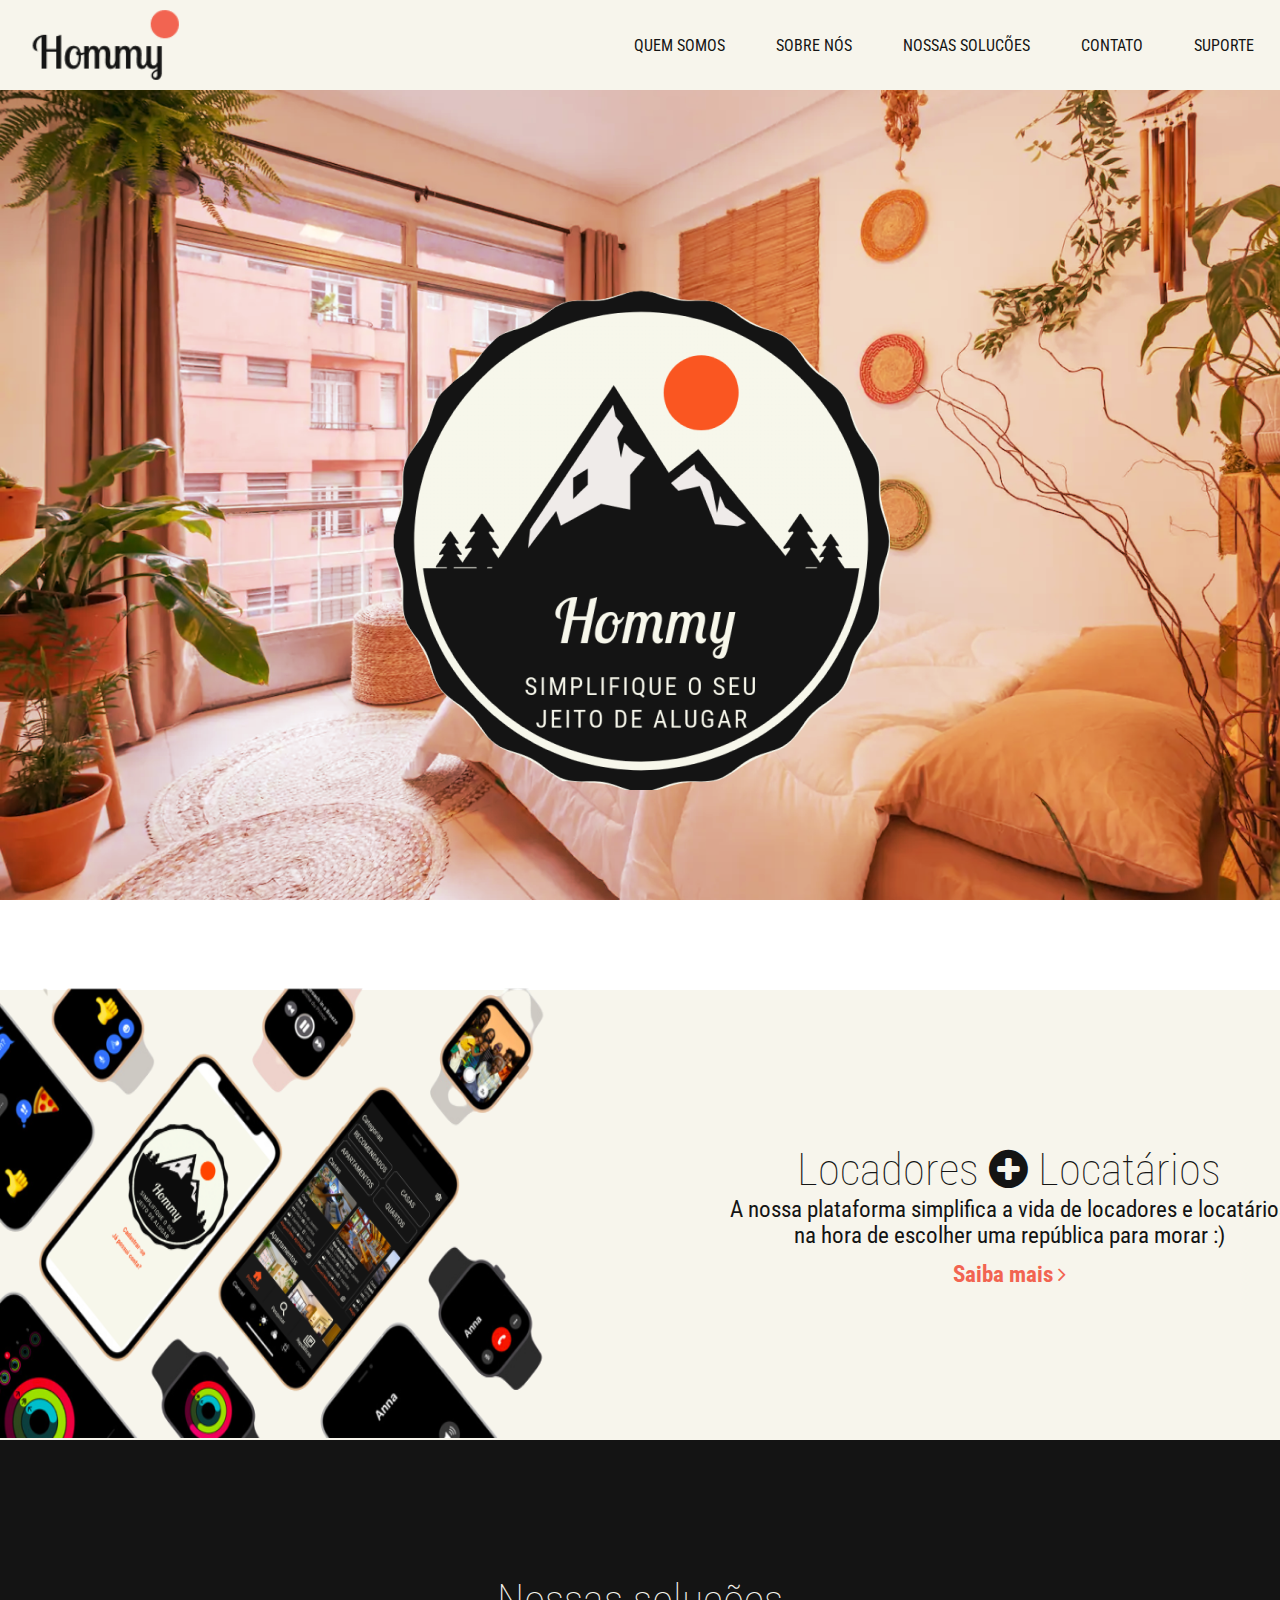
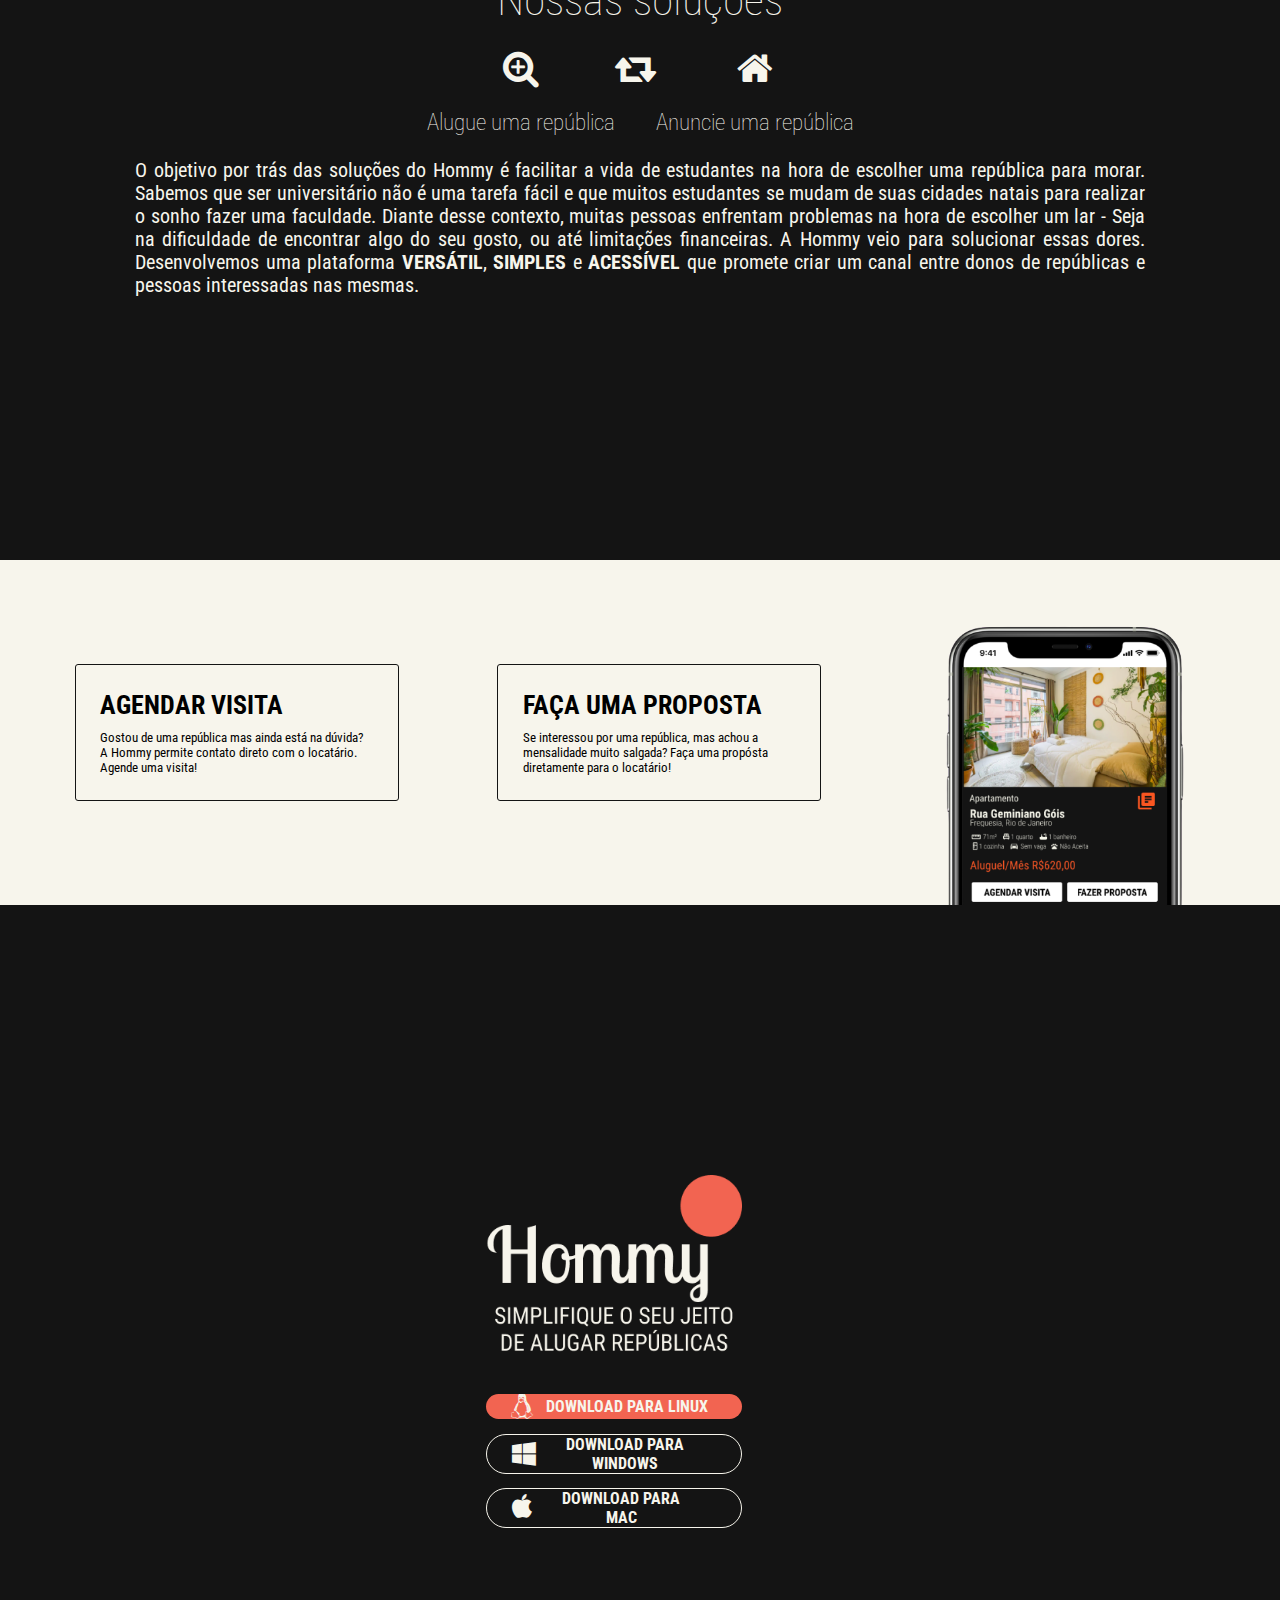
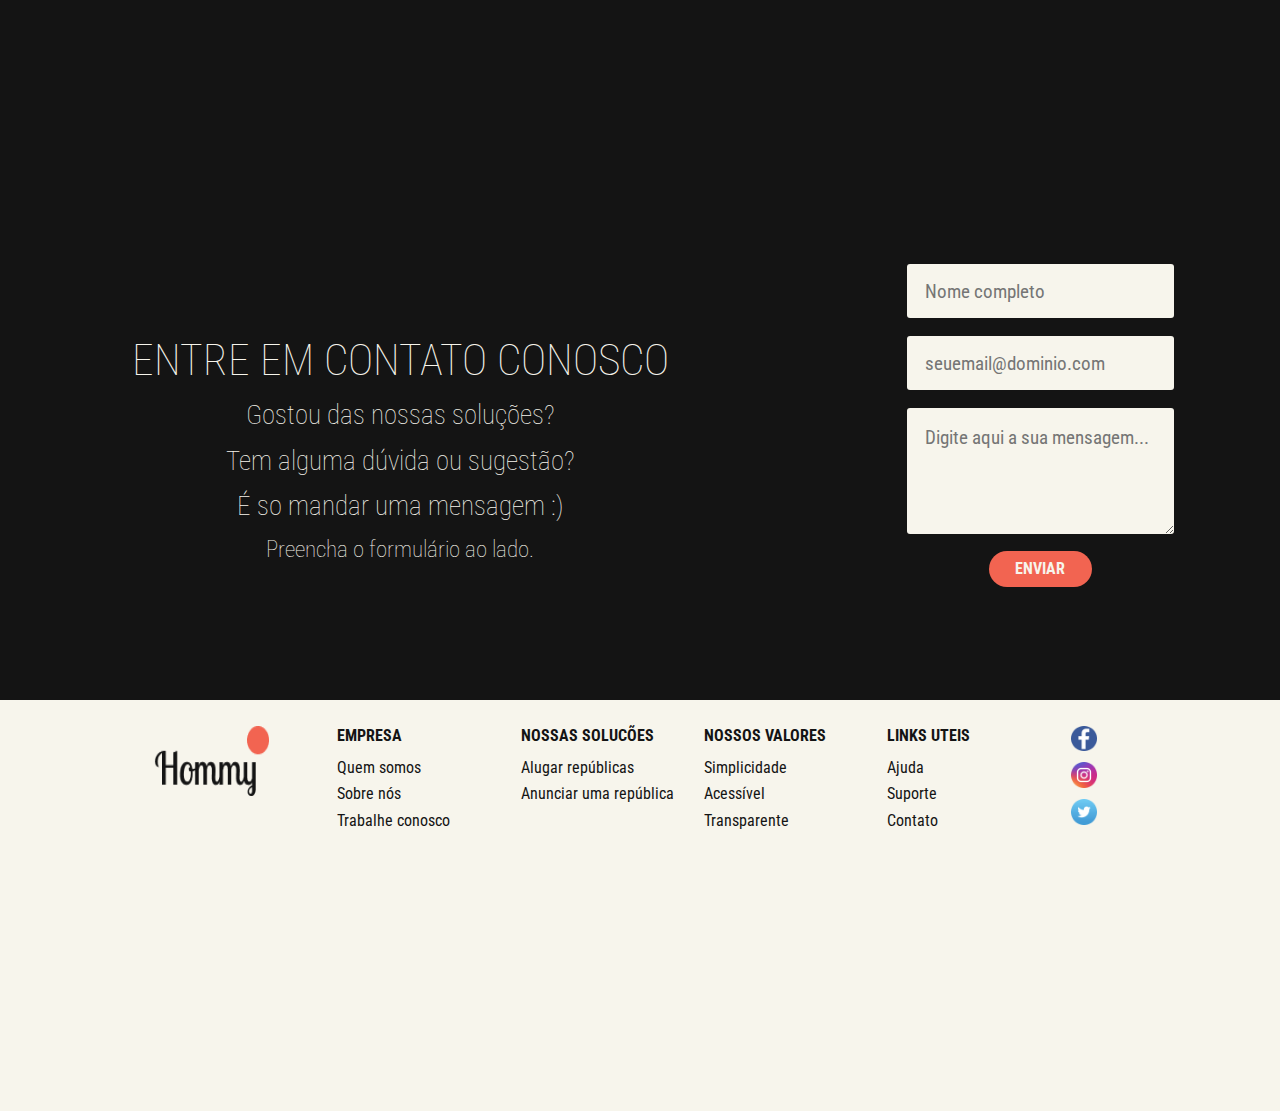
<file: index.html>
<!DOCTYPE html>
<html lang="pt-br">

<head>
  <title>Hommy, Simplifique o seu jeito de alugar repúblicas</title>
  
  <!-- SEO -->
  <meta charset="utf-8">
  <meta name="description" content="Plataforma versátil que permite o aluguel de repúblicas, assim como anunciá-las">
  <meta name="keywords" content="aluguel anúncio república">
  <meta name="author" content="Carolina Naccarato">
  <meta name="viewport" content="width=device-width, initial-scale=1">

  <!-- Importanto o arquivo css -->
    <link type="text/css" rel="stylesheet" href="style.css" />
    
  <!--Importanto Icons do Font Awesome-->
  <link rel="stylesheet" href="https://cdnjs.cloudflare.com/ajax/libs/font-awesome/4.7.0/css/font-awesome.min.css">

  <!--Importanto as fontes do projeto-->
  <link href="https://fonts.googleapis.com/css2?family=Lobster+Two&family=Roboto+Condensed:wght@300;400;700&display=swap" rel="stylesheet">
</head>

<body>
  <header class="header">
    <div class="navbar">
      <div class="coluna"><a href="#" target="_blank" rel="nofollow">SUPORTE</a></div>
      <div class="coluna"><a href="#" target="_blank" rel="nofollow">CONTATO</a></div>
      <div class="coluna"><a href="#" target="_blank" rel="nofollow">NOSSAS SOLUCÕES</a></div>
      <div class="coluna"><a href="#" target="_blank" rel="nofollow">SOBRE NÓS</a></div>
      <div class="coluna"><a href="#" target="_blank" rel="nofollow">QUEM SOMOS</a></div>
    </div>
  </header>
  
  <div class="seçoes">
    <section class="seçao-1 imagem_fundo">
      <img src="assets/logo_2.png" alt="logo Hommy montanha com lua laranja">
    </section>
    
    <div class="seçao-2">
      <div class="coluna"><img src="assets/telas_1.png" alt="Vários celulares com imagens das telas do Aplicativo Hommy"></div>
      <div class="coluna texto">
        <h1 class="texto-1">Locadores <i class="fa fa-plus-circle" aria-hidden="true"></i> Locatários</h1>
        <h4 class="texto-2">A nossa plataforma simplifica a vida de locadores e locatários</h4>
        <h4 class="texto-2">na hora de escolher uma república para morar :)</h4>
        <div class="texto-3"><a href="#" rel="nofollow">Saiba mais <i class="fa fa-angle-right" aria-hidden="true"></i></a></div>
      </div>
    </div>
    
    <div class="seçao-3">
      <div><h1>Nossas soluções</h1></div>
      <div class="solucoes">
        <div>
          <i class="fa fa-search-plus" aria-hidden="true"></i>
          <h3>Alugue uma república</h3>
        </div>
        
        <div class="coluna"><i class="fa fa-retweet" aria-hidden="true"></i></div>
        
        <div>
          <i class="fa fa-home" aria-hidden="true"></i>
          <h3>Anuncie uma república</h3>
        </div>
      </div>
      
      <div class="descricao">
        <text>O objetivo por trás das soluções do Hommy é facilitar a vida de estudantes na hora de escolher uma república para morar.</h4>
        Sabemos que ser universitário não é uma tarefa fácil e que muitos estudantes se mudam de suas cidades natais para realizar o sonho fazer uma faculdade.
        Diante desse contexto, muitas pessoas enfrentam problemas na hora de escolher um lar - Seja na dificuldade de encontrar algo do seu gosto,
        ou até limitações financeiras. A Hommy veio para solucionar essas dores. Desenvolvemos uma plataforma <strong>VERSÁTIL</strong>, <strong>SIMPLES</strong> e <strong>ACESSÍVEL</strong>
        que promete criar um canal entre donos de repúblicas e pessoas interessadas nas mesmas.</text>
      </div>
    </div>
    
    <div class="seçao-4">
      <div class="coluna funcao">
        <h2>AGENDAR VISITA</h2>
        <div>
          <h4>Gostou de uma república mas ainda está na dúvida?</h4>
          <h4>A Hommy permite contato direto com o locatário.</h4>
          <h4>Agende uma visita!</h4>
        </div>
      </div>

      <div class="coluna funcao">
        <h2>FAÇA UMA PROPOSTA</h2>
        <h4>Se interessou por uma república, mas achou a mensalidade muito salgada? Faça uma propósta diretamente para o locatário!</h4>
      </div>

      <div class="coluna"><img src="assets/telas_2.png" alt="Um celular com imagem de uma tela do Aplicativo Hommy"></div>
    </div>
    
    <div class="seçao-5">
      <div class="container">
        <div><img src="assets/logo_3.png" alt="logo Hommy com lua laranja simplifique o seu jeito de alugar repúblicas"></div>

        <div class="botao">
          <button class="botao-tipo-1">
            <div class="linha-botao">
              <div><i class="fa fa-linux" aria-hidden="true"></i></div>
              <div class="botao-texto">DOWNLOAD PARA LINUX</div>
            </div>
          </button>
        </div>
  
        <div>
          <button class="botao-tipo-2">
            <div class="linha-botao">
              <div><i class="fa fa-windows" aria-hidden="true"></i></div>
              <div class="botao-texto">DOWNLOAD PARA WINDOWS</div>
            </div>
          </button>
        </div>
            
        <div>
          <button class="botao-tipo-2">
            <div class="linha-botao">
              <div><i class="fa fa-apple" aria-hidden="true"></i></div>
              <div class="botao-texto">DOWNLOAD PARA MAC</div>
            </div>
          </button>
        </div>
      </div>
        
      <div><a href="#" rel="nofollow">ENTRAR</a></div>
    </div>
  </div>
  
  <div class="seçao-6">
    <div class="coluna">
      <h1>ENTRE EM CONTATO CONOSCO</h1>
      <h2>Gostou das nossas soluções?</h2>
      <h2>Tem alguma dúvida ou sugestão?</h2>
      <h2>É so mandar uma mensagem :)</h2>
      <h3>Preencha o formulário ao lado.</h3>
    </div>
    
    <div class="form">
      <form class="coluna">
        <input type="text" placeholder="Nome completo"></input>
        <input type="email" placeholder="seuemail@dominio.com"></input>
        <textarea type="text" placeholder="Digite aqui a sua mensagem..."></textarea>
        <button type="submit" class="botao-submit">ENVIAR</button>
      </form>
    </div>
  </div>
  
  <footer class="footer">
    <div class="primeira coluna">
    <img src="assets/logo_1.png" alt="logo Hommy com lua laranja">
    </div>
    
    <div class="segunda coluna">
      <div class="titulo"><p>EMPRESA</p></div>
      <div class="links"><a href="#" target="_blank"  rel="nofollow">Quem somos</a></div>
      <div class="links"><a href="#" target="_blank" rel="nofollow">Sobre nós</a></div>
      <div class="links"><a href="#" target="_blank" rel="nofollow">Trabalhe conosco</a></div>
    </div>
        
    <div class="terceira coluna">
      <div class="titulo"><p>NOSSAS SOLUCÕES</p></div>
      <div class="links"><a href="#" target="_blank" rel="nofollow">Alugar repúblicas</a></div>
      <div class="links"><a href="#" target="_blank" rel="nofollow">Anunciar uma república</a></div>
    </div>
        
    <div class="quarta coluna">
      <div class="titulo"><p>NOSSOS VALORES</p></div>
      <div class="links"><a href="#" target="_blank" rel="nofollow">Simplicidade</a></div>
      <div class="links"><a href="#" target="_blank" rel="nofollow">Acessível</a></div>
      <div class="links"><a href="#" target="_blank" rel="nofollow">Transparente</a></div>
    </div>
        
    <div class="quinta coluna">
      <div class="titulo"><p>LINKS UTEIS</p></div>
      <div class="links"><a href="#" target="_blank" rel="nofollow">Ajuda</a></div>
      <div class="links"><a href="#" target="_blank" rel="nofollow">Suporte</a></div>
      <div class="links"><a href="#" target="_blank" rel="nofollow">Contato</a></div>
    </div>

    <div class="sexta coluna">
      <div class="links"><a href="#" rel="nofollow"><img src="assets/rede_1.png" alt="logo do facebook"></a></div>
      <div class="links"><a href="#" rel="nofollow"><img src="assets/rede_2.png" alt="logo do instagram"></a></div>
      <div class="links"><a href="#" rel="nofollow"><img src="assets/rede_3.png" alt="logo do twitter"></a></div>
    </div>
    
  </footer>

</body>
</html>
</file>
<file: style.css>
/* CONFIGURAÇÕES DA PÁGINA */
:root {
  --cor-primaria: #141414; /* preto */
  --cor-secundaria: #F26451; /* laranja */
  --cor-terciaria: #F7F5EC; /* creme */
}

/* CONFIGURAÇÕES DA PÁGINA */
* {
    margin: 0;
    padding: 0;
    font-family: 'Roboto Condensed', sans-serif;
    /*box-sizing: border-box;*/
    position: relative;
}

a {
  text-decoration: none;
  color: var(--cor-primaria);
}

a:hover {
  text-decoration: none;
  color: var(--cor-secundaria);
}

ul {
  list-style: none outside none;
}

.botao-tipo-1 {
  position: relative;
  width: 20vw;
  height: auto;

  background-color: var(--cor-secundaria);
  border-radius: 30px;
  color: var(--cor-terciaria);
  font-size: medium;
  font-weight: bold;
  border: hidden;
  margin: 0.8vh;

  white-space: nowrap;
  overflow: hidden;
  text-overflow: ellipsis;
}

.botao-texto {
  width: 60%;
}

.botao-tipo-2 {
  position: relative;
  width: 20vw;
  height: auto;

  background-color: transparent;
  border: 1px solid var(--cor-terciaria);
  border-radius: 30px;
  color: var(--cor-terciaria);
  font-size: medium;
  font-weight: bold;
  margin: 0.8vh;
}

.linha-botao {
  display: flex;
  flex-direction: row;
  justify-content: flex-start;
  align-items: center;
}

.botao-tipo-1 i, .botao-tipo-2 i {
  font-size: 2vw;
  margin-left: 1em;
  margin-right: 0.5em;
}

.botao-tipo-2 img, .botao-tipo-1 img {
  font-size: 2em;
  margin-left: 0.8em;
  margin-right: 0.3em;
}

/* Header */
.header {
  position: relative;
  background-color: var(--cor-terciaria);
}

.header img {
  width: 6vw;
  height: 40px;
}

.navbar {
  display: flex;
  position: relative;
  align-items: center;
  flex-direction: row-reverse;
  height: 10vh;
  color: var(--cor-primaria);

  background-image: url(assets/fundo_4.png);
  background-size: cover;
  background-blend-mode: overlay;
}

.navbar .coluna {
  position: relative;
  background-color: inherit;
  display: flex;
  flex-direction: column;
  align-items: stretch;
  margin: 2%;
}

/* Secoes */

/* Secao 1 */
.seçao-1 {
  display: flex;
  justify-content: center;
  align-items: center;
  position: relative;
  height: 90vh;

  background-image: url(assets/fundo_1.png), url(assets/fundo_2.png);
  background-size: cover;
  background-blend-mode: overlay;
  min-height: 100vh;
  text-align: center;
  background-attachment: fixed;
}

/* Secao 2 */
.seçao-2 {
  background-color: var(--cor-terciaria);
  display: flex;
  justify-content: flex-start;
  align-items: center;
  text-align: center;
  height: 50vh;
  color: var(--cor-primaria);
}

.seçao-2 img {
  height: 50vh;
  width: 45vw;
  max-width:100%;
  max-height:100%;
}

.texto {
  left: 12%;
}

.texto-1 {
  font-size: 5vh;
  font-weight: lighter;
}

.texto-2 {
  font-size: 2.5vh;
  font-weight: normal;
}

.texto-3 {
  position: relative;
  margin-top: 1.5vh;
  font-weight: bold;
  font-size: 2.5vh;
}

.texto-3 a {
  color: var(--cor-secundaria);
}

.texto-3 a:hover {
  color: var(--cor-primaria);
}

/* Secao_3 */
.seçao-3 {
  position: relative;
  width: auto;
  background-color: var(--cor-primaria);
  color: var(--cor-terciaria);
  height: 50vh;
  padding: 15vh;

  background-image: url(assets/fundo_1.png), url(assets/fundo_5.png);
  background-size: cover;
  background-blend-mode: overlay;
  text-align: center;
  background-attachment: fixed;

  display: flex;
  flex-direction: column;
  align-items: stretch;
  align-content: center;
}

.seçao-3 h1 {
  font-weight: lighter;
  font-size: 3.4vw;
}

.seçao-3 h3 {
  font-weight: lighter;
  font-size: 1.8vw;
  padding-bottom: 2.5vh;
}

.seçao-3 text {
  font-weight: normal;
  font-size: 1.55vw;
  padding-bottom: 1vh;
}

.descricao {
  text-align: justify;
}

.seçao-3 h1:hover, h3:hover, text:hover, i:hover {
  color: var(--cor-secundaria);
}

.seçao-3 .solucoes {
  display: flex;
  flex-direction: row;
  justify-content: center;
}

.solucoes i {
  font-size: 3vw;
  padding-bottom: 2.5vh;
  padding-top: 2.5vh;
}

/* Secao 4 */
.seçao-4 {
  background-color: var(--cor-terciaria);
  display: flex;
  justify-content: center;
  align-items: center;
  padding: 2%;
}

.seçao-4 .coluna {
  position: relative;
  background-color: inherit;
  width: 100%;
  display: flex;
  flex-direction: column;
  align-items: stretch;
}

.seçao-4 img {
  position: relative;
  bottom: -35px;
  height: auto;
  width: 30vw;
}

.funcao {
  border: 0.8px solid var(--cor-primaria);
  border-radius: 3px;
  height: auto;
  margin: 4%;
  padding: 2%;
}

.funcao h2 {
  position: relative;
  display: block;
  font-size: 2vw;
  margin-bottom: 4%;
}

.funcao h4 {
  font-size: 1vw;
  font-weight: normal;
}

.funcao:hover {
  color: var(--cor-secundaria);
  border: 0.8px solid var(--cor-secundaria);
}

/* Secao 5 */
.seçao-5 {
  height: 100vh;
  width: 100%;
  background-color: var(--cor-primaria);
  display: flex;
  justify-content: center;

  background-image: url(assets/fundo_1.png), url(assets/fundo_3.png);
  background-size: cover;
  background-blend-mode: overlay;
  min-height: 100vh;
  text-align: center;
  background-attachment: fixed;
}

.container {
  display: flex;
  flex-direction: column;
  align-items: center;
  justify-content: center;
}

.container img {
  height: auto;
  width: 20vw;
  margin-bottom: 3vh;
}

/* Secao 6 */
.seçao-6 {
  display: flex;
  justify-content: space-around;
  position: relative;
  height: 55vh;
  width: 100%;
  background-color: var(--cor-primaria);
}

.seçao-6 h1 {
  color: var(--cor-terciaria);
  margin-bottom: 1.5vh;
  font-size: 4.8vh;
  font-weight: lighter;
}

.seçao-6 h2 {
  color: var(--cor-terciaria);
  margin-bottom: 1.5vh;
  font-size: 3vh;
  font-weight: lighter;
}

.seçao-6 h3 {
  color: var(--cor-terciaria);
  margin-bottom: 1vh;
  font-size: 2.5vh;
  font-weight: lighter;
}

.seçao-6 .coluna {
  display: flex;
  flex-direction: column;
  padding: 2%;
  justify-content: center;
  align-items: center;
}

.seçao-6 input {
  background-color: var(--cor-terciaria);
  border: hidden;
  color: var(--cor-primaria);
  height: 2vh;
  width: 18vw;
  font-size: 1.2em;
  margin-top: 1vh;
  margin-bottom: 1vh;
  padding: 2vh;
  border-radius: 3px;
}

.seçao-6 textarea {
  background-color: var(--cor-terciaria);
  border: hidden;
  color: var(--cor-primaria);
  height: 10vh;
  width: 18vw;
  font-size: 1.2em;
  margin-top: 1vh;
  margin-bottom: 1vh;
  padding: 2vh;
  border-radius: 3px;
}

.form {
  position: relative;
  margin-top: 5vh;
}

.seçao-6 .botao-submit {
  justify-content: center;
  position: relative;
  width: 8vw;
  height: 4vh;

  background-color: var(--cor-secundaria);
  border-radius: 30px;
  color: var(--cor-terciaria);
  font-size: medium;
  font-weight: bold;
  border: hidden;
  margin: 0.8vh;

  white-space: nowrap;
  overflow: hidden;
  text-overflow: ellipsis;
}

/* Footer */
.footer {
  display: flex;
  position: relative;
  background-color: var(--cor-terciaria);
  color: var(--cor-primaria);
  height: 40vh;
  padding: 2%;
  padding-left: 12%;
}

.primeira img {
  width: 9vw;
  height: 70px;
}

.sexta img {
  width: 2vw;
}

.footer .coluna {
  position: relative;
  background-color: inherit;
  width: 100%;
  display: flex;
  flex-direction: column;
  align-items: stretch;
}

.titulo {
  margin-bottom: 1.5vh;
  font-weight: bold;
}

.links {
  margin-bottom: 0.8vh;
}
</file>
